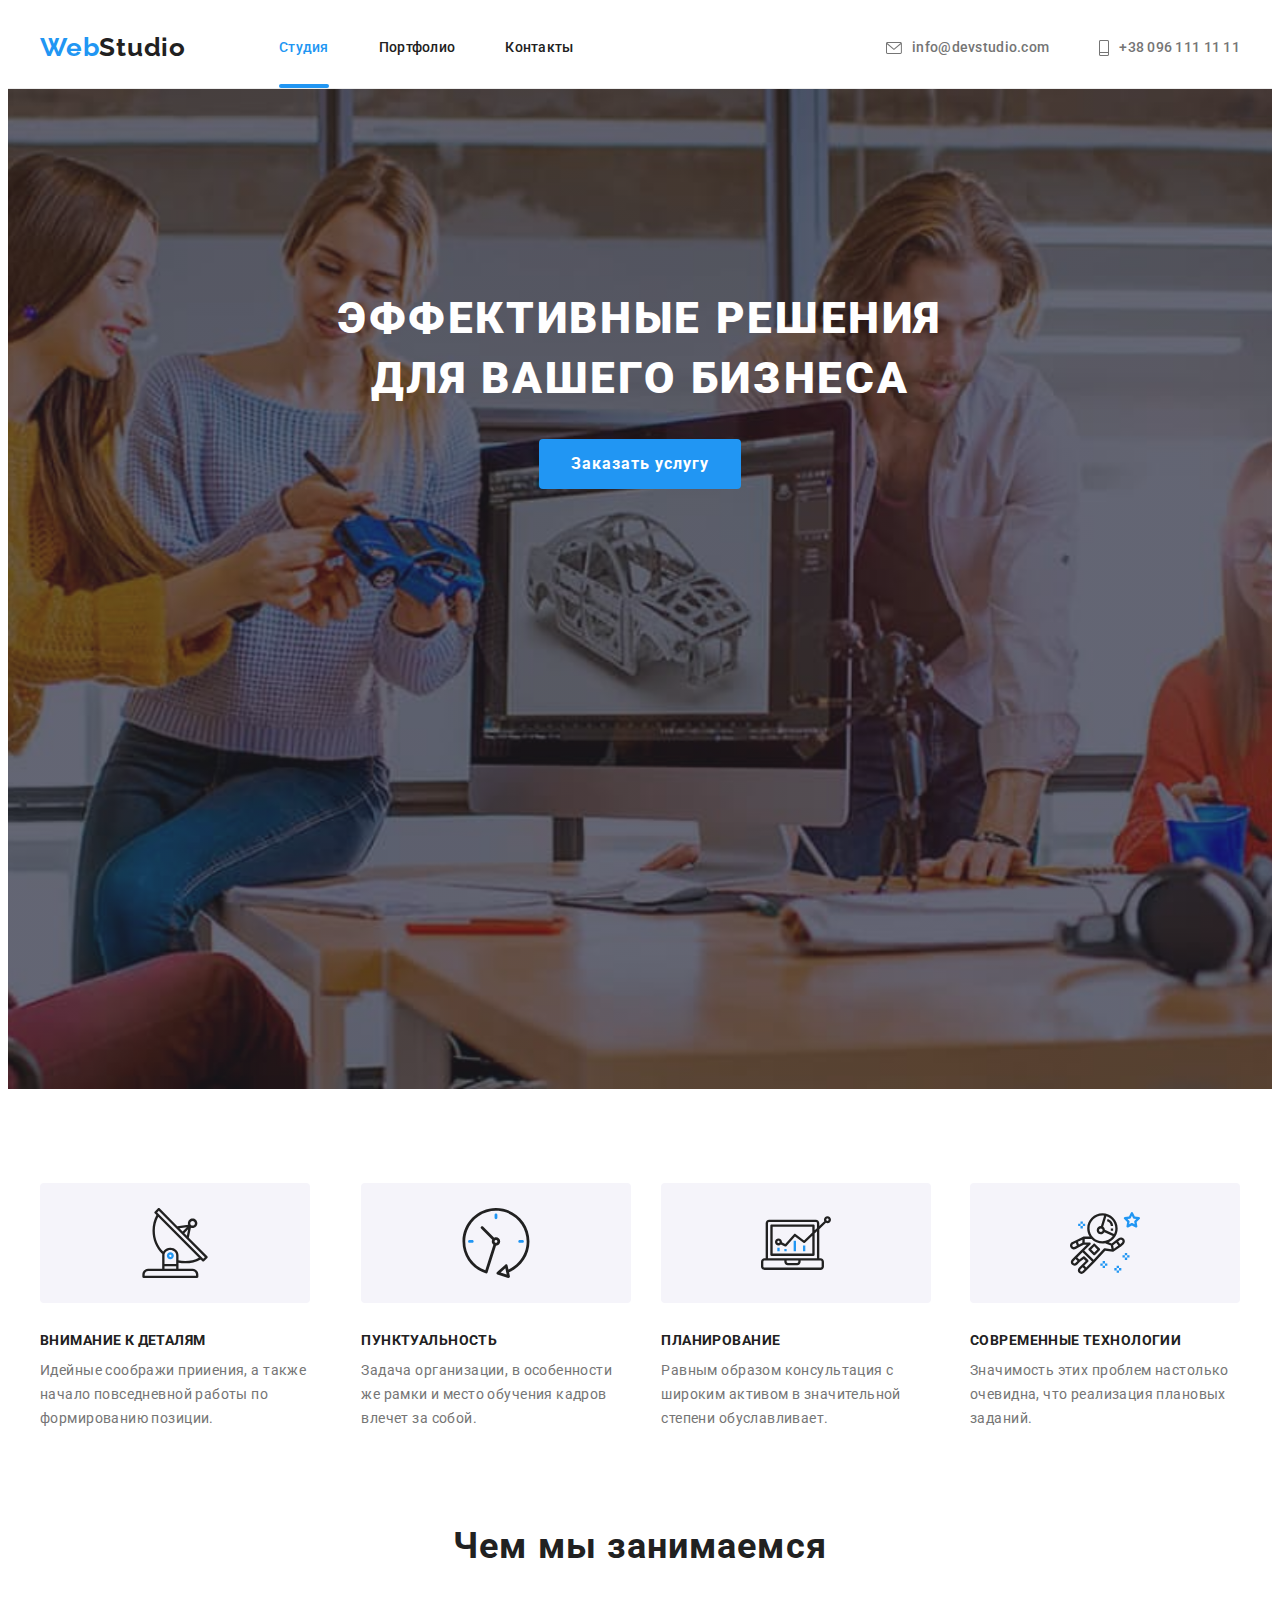
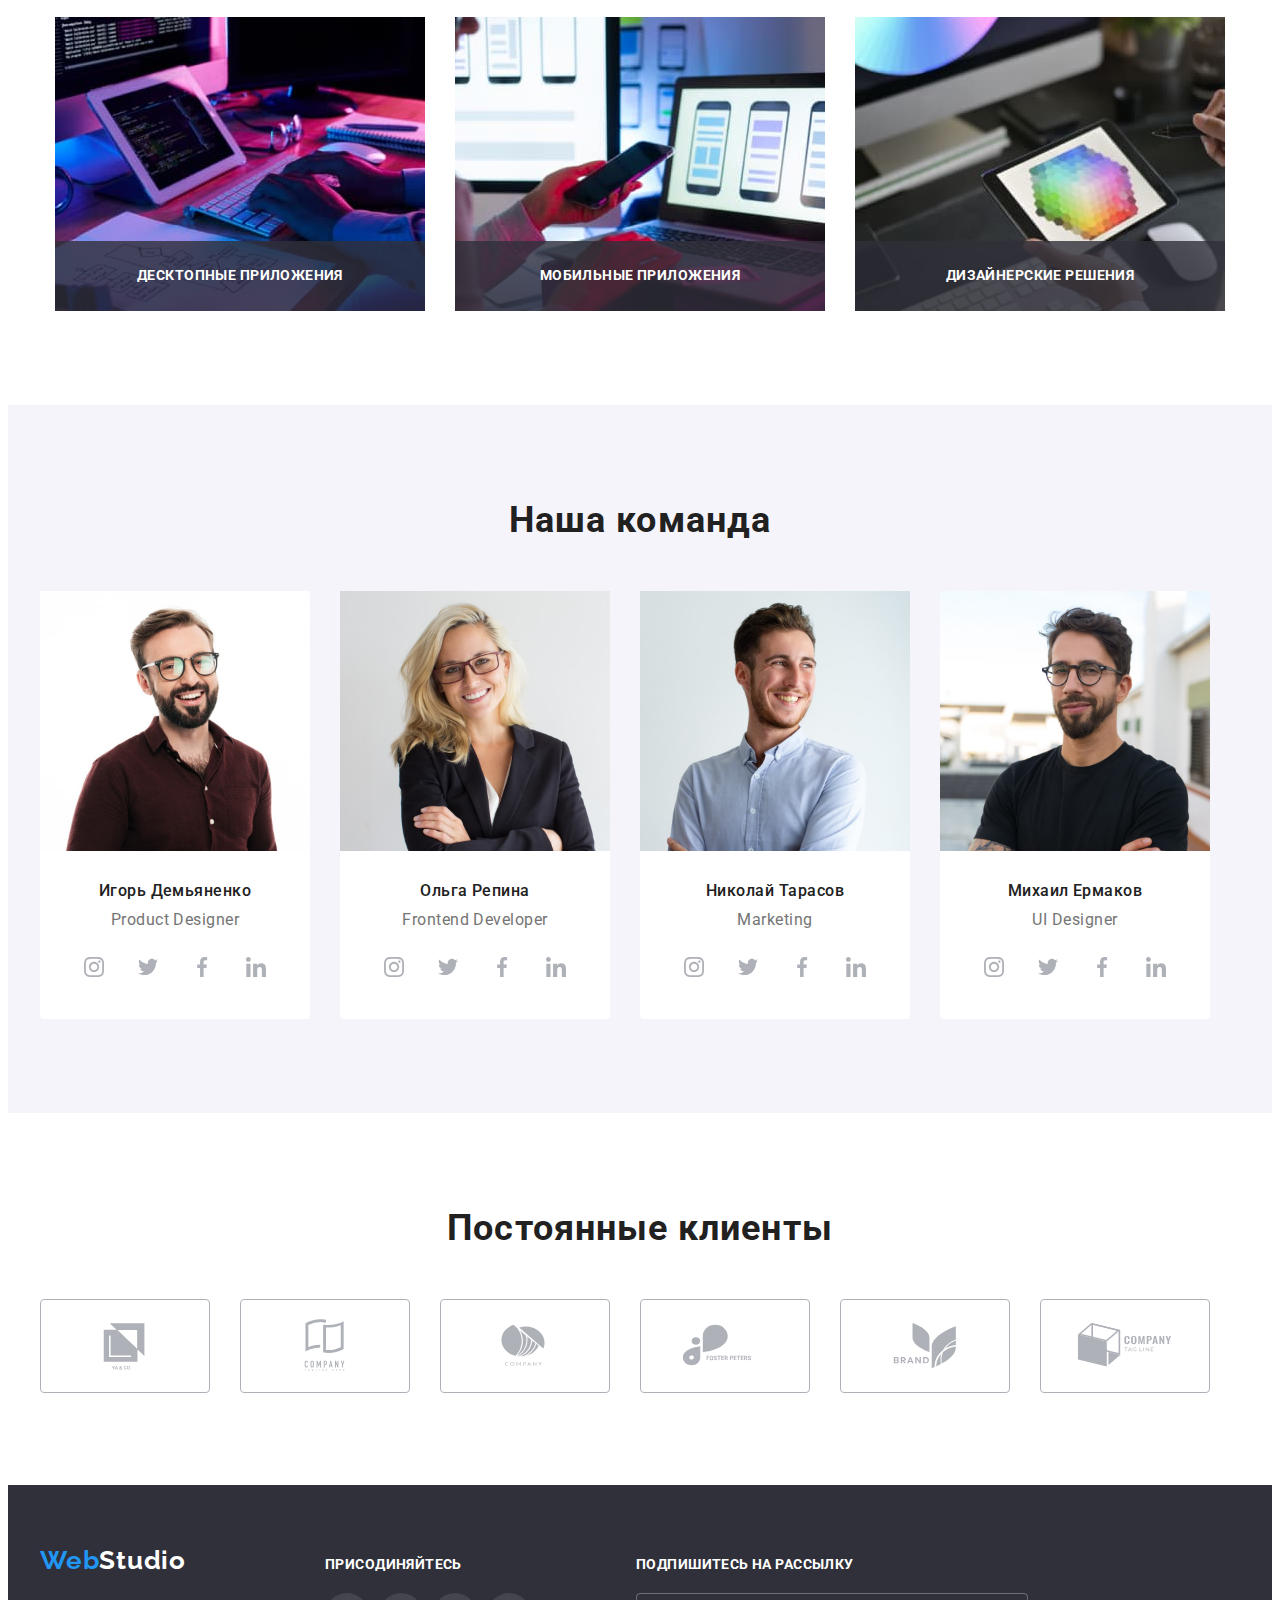
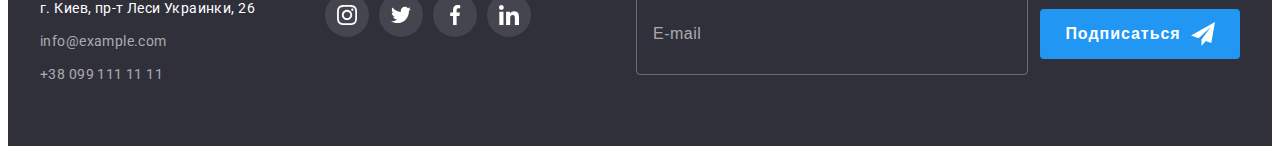
<file: index.html>
<!DOCTYPE html>
<html lang="ru">
<head>
    <meta charset="UTF-8">
    <meta http-equiv="X-UA-Compatible" content="IE=edge">
    <meta name="viewport" content="width=<h1>, initial-scale=1.0">
    <link rel="preconnect" href="https://fonts.googleapis.com">
    <link rel="preconnect" href="https://fonts.gstatic.com" crossorigin>
    <link href="https://fonts.googleapis.com/css2?family=Raleway:wght@700&family=Roboto:wght@400;500;700;900&display=swap"
        rel="stylesheet">
    <title> Вебстудия </title>
    <link rel="stylesheet" href="https://cdnjs.cloudflare.com/ajax/libs/modern-normalize/1.1.0/modern-normalize.min.css"
        integrity="sha512-wpPYUAdjBVSE4KJnH1VR1HeZfpl1ub8YT/NKx4PuQ5NmX2tKuGu6U/JRp5y+Y8XG2tV+wKQpNHVUX03MfMFn9Q=="
        crossorigin="anonymous" referrerpolicy="no-referrer" />
    <link rel="stylesheet" href="./css/style.css">
</head>
<body>
    <!---                                      HEADER                            -->
    <header class="header">
        <div class="container">
        <a class="header-logo-web">Web<span class="header-logo">Studio</span></a>
        <nav class="header-nav">
        <ul class="header-list list">
            <li class="header-item"><a href="./index.html" class="header-link link current">Студия</a></li>
            <li class="header-item"><a href="./portfolio.html" class="header-link link">Портфолио</a></li>
            <li class="header-item"><a href="" class="header-link link">Контакты</a></li>
        </ul>
        </nav>
        <ul class="header-info-list list">
        <li class="header-info-item"><a href="mailto" class="header-info-mail link">
            <svg class="header-icon" width="16px" height="12px">
                <use href="./img/icons-svg.svg#icon-mail-icon"></use>
            </svg>info@devstudio.com</a></li>
        <li class="header-info-item"><a href="tel+380961111111" class="header-info-tel link">
            <svg class="header-icon" width="10px" height="16px">
                <use href="./img/icons-svg.svg#icon-tel-icon"></use>
            </svg>+38 096 111 11 11</a></li>
        </ul>
        </div>
    </header>
    <main>
        <!--                                     HERO                             -->
    <section class="hero">
        <div class="container">
        <h1 class="hero-title">Эффективные решения для вашего бизнеса</h1>
        <button class="hero-btn" type="button" data-modal-open>Заказать услугу</button>
        </div>
    </section>
    <!--                                         ABOUT                            -->
    <section class="about">
        <div class="container">
        <h2 class="visually-hidden">Наши преимущества</h2>
        <ul class="about-list list">
            <li class="about-item">
                <div class="about-icon">
                <svg class="" width="70px" height="70px">
                    <use href="./img/icons-svg.svg#icon-antenna"></use>
                </svg>
            </div>
                <h3 class="about-top-text">Внимание к деталям</h3>
                <p class="about-text">Идейные соображи прииения, а также начало повседневной работы по формированию позиции.</p>
            </li>
            <li class="about-item">
                <div class="about-icon">
                <svg class="" width="70px" height="70px">
                    <use href="./img/icons-svg.svg#icon-clock"></use>
                </svg>
                </div>
                <h3 class="about-top-text">Пунктуальность</h3>
                <p class="about-text">Задача организации, в особенности же рамки и место обучения кадров влечет за собой.</p>
            </li>
            <li class="about-item">
                <div class="about-icon">
                <svg class="" width="70px" height="70px">
                    <use href="./img/icons-svg.svg#icon-diagram"></use>
                </svg>
                </div>
                <h3 class="about-top-text">Планирование</h3>
                <p class="about-text">Равным образом консультация с широким активом в значительной степени обуславливает.</p>
            </li>
            <li class="about-item">
                <div class="about-icon">
                <svg class="" width="70px" height="70px">
                    <use href="./img/icons-svg.svg#icon-astronaut"></use>
                </svg>
                </div>
                <h3 class="about-top-text">Современные технологии</h3>
                <p class="about-text">Значимость этих проблем настолько очевидна, что реализация плановых заданий.</p>
            </li>
        </ul>
        </div>
    </section>
    <!--                                          WORK                            -->
    <section class="work">
        <div class="container">
        <h2 class="work-title title">Чем мы занимаемся</h2>
        <ul class="work-list list">
            <li class="work-item"><img src="./img/work-img1.jpg" alt="Верстка" width="370" height="294">
            <p class="work-cover-text">Десктопные приложения</p>
        </li>
            <li class="work-item"><img src="./img/work-img2.jpg" alt="Дизаин проекта" width="370" height="294">
            <p class="work-cover-text">Мобильные приложения</p></li>
            <li class="work-item"><img src="./img/work-img3.jpg" alt="Внешнее оформление проекта" width="370" height="294">
            <p class="work-cover-text">Дизайнерские решения</p></li>
        </ul>
        </div>
    </section>
    <!--                                      TEAM                               -->
    <section class="team">
        <div class="container">
        <h2 class="team-title title">Наша команда</h2>
        <ul class="team-list list">
            <li class="team-item">
                <img src="./img/specialists-img-1.jpg" alt="Игорь Демьяненко" width="270" height="260">
                <div class="team-card">
                <h3 class="team-top-text">Игорь Демьяненко</h3>
                <p class="team-text" lang="en">Product Designer</p>
                <ul class="team-soc-list list">
                    <li class="team-soc-item"><a href="" class="team-soc-link link">
                        <svg class="team-soc-icon" width="20" height="20">
                        <use href="./img/icons-svg.svg#icon-instagram"></use>
                        </svg>
                    </a>
                </li>
                    <li class="team-soc-item"><a href="" class="team-soc-link link">
                        <svg class="team-soc-icon" width="20" height="20">
                        <use href="./img/icons-svg.svg#icon-twitter-1"></use>
                        </svg>
                    </a>
                </li>
                    <li class="team-soc-item"><a href="" class="team-soc-link link">
                        <svg class="team-soc-icon" width="20" height="20">
                        <use href="./img/icons-svg.svg#icon-facebook-1"></use>
                        </svg>
                    </a>
                </li>
                    <li class="team-soc-item"><a href="" class="team-soc-link link">
                        <svg class="team-soc-icon" width="20" height="20">
                        <use href="./img/icons-svg.svg#icon-linkedin-1"></use>
                        </svg>
                    </a>
                </li>
                </ul>                
            </div>
            </li>
            <li class="team-item">
                <img src="./img/specialists-img-2.jpg" alt="Ольга Репина" width="270" height="260">
                <div class="team-card">
                <h3 class="team-top-text">Ольга Репина</h3>
                <p class="team-text" lang="en">Frontend Developer</p>
                <ul class="team-soc-list list">
                    <li class="team-soc-item"><a href="" class="team-soc-link link">
                            <svg class="team-soc-icon" width="20" height="20">
                                <use href="./img/icons-svg.svg#icon-instagram"></use>
                            </svg>
                        </a>
                    </li>
                    <li class="team-soc-item"><a href="" class="team-soc-link link">
                            <svg class="team-soc-icon" width="20" height="20">
                                <use href="./img/icons-svg.svg#icon-twitter-1"></use>
                            </svg>
                        </a>
                    </li>
                    <li class="team-soc-item"><a href="" class="team-soc-link link">
                            <svg class="team-soc-icon" width="20" height="20">
                                <use href="./img/icons-svg.svg#icon-facebook-1"></use>
                            </svg>
                        </a>
                    </li>
                    <li class="team-soc-item"><a href="" class="team-soc-link link">
                            <svg class="team-soc-icon" width="20" height="20">
                                <use href="./img/icons-svg.svg#icon-linkedin-1"></use>
                            </svg>
                        </a>
                    </li>
                </ul>
                </div>
            </li>
            <li class="team-item">
                <img src="./img/specialists-img-3.jpg" alt="Николай Тарасов" width="270" height="260">
                <div class="team-card">
                <h3 class="team-top-text">Николай Тарасов</h3>
                <p class="team-text" lang="en">Marketing</p>
                <ul class="team-soc-list list">
                    <li class="team-soc-item"><a href="" class="team-soc-link link">
                            <svg class="team-soc-icon" width="20" height="20">
                                <use href="./img/icons-svg.svg#icon-instagram"></use>
                            </svg>
                        </a>
                    </li>
                    <li class="team-soc-item"><a href="" class="team-soc-link link">
                            <svg class="team-soc-icon" width="20" height="20">
                                <use href="./img/icons-svg.svg#icon-twitter-1"></use>
                            </svg>
                        </a>
                    </li>
                    <li class="team-soc-item"><a href="" class="team-soc-link link">
                            <svg class="team-soc-icon" width="20" height="20">
                                <use href="./img/icons-svg.svg#icon-facebook-1"></use>
                            </svg>
                        </a>
                    </li>
                    <li class="team-soc-item"><a href="" class="team-soc-link link">
                            <svg class="team-soc-icon" width="20" height="20">
                                <use href="./img/icons-svg.svg#icon-linkedin-1"></use>
                            </svg>
                        </a>
                    </li>
                </ul>
                </div>
            </li>
            <li class="team-item">
                <img src="./img/specialists-img-4.jpg" alt="Михаил Ермаков" width="270" height="260">
                <div class="team-card">
                <h3 class="team-top-text">Михаил Ермаков</h3>
                <p class="team-text" lang="en">UI Designer</p>
                <ul class="team-soc-list list">
                    <li class="team-soc-item"><a href="" class="team-soc-link link">
                            <svg class="team-soc-icon" width="20" height="20">
                                <use href="./img/icons-svg.svg#icon-instagram"></use>
                            </svg>
                        </a>
                    </li>
                    <li class="team-soc-item"><a href="" class="team-soc-link link">
                            <svg class="team-soc-icon" width="20" height="20">
                                <use href="./img/icons-svg.svg#icon-twitter-1"></use>
                            </svg>
                        </a>
                    </li>
                    <li class="team-soc-item"><a href="" class="team-soc-link link">
                            <svg class="team-soc-icon" width="20" height="20">
                                <use href="./img/icons-svg.svg#icon-facebook-1"></use>
                            </svg>
                        </a>
                    </li>
                    <li class="team-soc-item"><a href="" class="team-soc-link link">
                            <svg class="team-soc-icon" width="20" height="20">
                                <use href="./img/icons-svg.svg#icon-linkedin-1"></use>
                            </svg>
                        </a>
                    </li>
                </ul>
                </div>
            </li>
        </ul>
        </div>
    </section>
    <!--                                          CLIENTS                      -->
    <section class="clients">
        <div class="container">
            <h2 class="clients-title title">Постоянные клиенты</h2>
            <ul class="clients-list list">
                <li class="clients-item"><a href="" class="clients-link link"><svg class="clients-icon"  width="106" height="60">
                    <use href="./img/icons-svg.svg#icon-client1"></use>
                </svg></a></li>
                <li class="clients-item"><a href="" class="clients-link link"><svg class="clients-icon" width="106" height="60">
                    <use href="./img/icons-svg.svg#icon-client2"></use>
                </svg></a></li>
                <li class="clients-item"><a href="" class="clients-link link"><svg class="clients-icon" width="106" height="60">
                    <use href="./img/icons-svg.svg#icon-client3"></use>
                </svg></a></li>
                <li class="clients-item"><a href="" class="clients-link link"><svg class="clients-icon" width="106" height="60">
                    <use href="./img/icons-svg.svg#icon-client4"></use>
                </svg></a></li>
                <li class="clients-item"><a href="" class="clients-link link"><svg class="clients-icon" width="106" height="60">
                    <use href="./img/icons-svg.svg#icon-client5"></use>
                </svg></a></li>
                <li class="clients-item"><a href="" class="clients-link link"><svg class="clients-icon" width="106" height="60">
                    <use href="./img/icons-svg.svg#icon-client6"></use>
                </svg></a></li>
            </ul>

        </div>
    </section>
    </main>
    <!--                                           FOOTER                         -->
    <footer class="footer">
        <div class="container">
            <div class="footer-address">   
        <a class="footer-logo-web">Web<span class="footer-logo">Studio</span></a>
        <address class="address">
            <ul class="address-list list">
                <li class="address-item"><a class="address-map link" href="https://goo.gl/maps/acbmZgbSN6Yv3eD37" target="_blank" rel="noopener nofollow noreferrer">г. Киев, пр-т Леси Украинки, 26</a></li>
                <li class="address-item"><a class="address-mail link" href="mailto:info@example.com">info@example.com</a></li>
                <li class="address-item"><a class="address-tel link" href="tel:+380991111111">+38 099 111 11 11</a></li>
            </ul>
        </address>
            </div>
            <div class="footer-soc">
                <p class="footer-top-text">Присодиняйтесь</p>
            <ul class="footer-soc-list list">
                <li class="footer-soc-item"><a href="" class="footer-soc-link link">
                    <svg class="footer-soc-icon" width="20" height="20">
                        <use href="./img/icons-svg.svg#icon-instagram"></use>
                    </svg>
                </a>
            </li>
                <li class="footer-soc-item"><a href="" class="footer-soc-link link">
                    <svg class="footer-soc-icon" width="20" height="20">
                        <use href="./img/icons-svg.svg#icon-twitter-1"></use>
                </svg>
                </a>
            </li>
                <li class="footer-soc-item"><a href="" class="footer-soc-link link">
                    <svg class="footer-soc-icon" width="20" height="20">
                        <use href="./img/icons-svg.svg#icon-facebook-1"></use>
                    </svg>
                </a>
            </li>
                <li class="footer-soc-item"><a href="" class="footer-soc-link link">
                    <svg class="footer-soc-icon" width="20" height="20">
                        <use href="./img/icons-svg.svg#icon-linkedin-1"></use>
                    </svg>
                </a>
            </li>
            </ul>
            </div>
        <div class="subscribe-footer">
            <p class="footer-top-text">Подпишитесь на рассылку</p>
            <form class="footer-form">
                    <label for="user-mail-footer"></label>
                    <input type="email" name="user-mail-footer" class="footer-input" placeholder="E-mail" required id="user-mail-footer">
                    <button type="submit" class="footer-btn">Подписаться <svg class="send-icon" width="24" height="24"><use href="./img/icons-svg.svg#icon-icon-send"></use></svg></button>
            </form>
        </div>
        </div>
    </footer>
    <!--                                      MODAL                    -->
    <div class="backdrop is-hidden no-scroll" data-modal>
        <div class="modal">
            <button type="button" class="modal-close-btn" data-modal-close>
                <svg class="modal-icon" width="11" height="11">
                <use href="./img/icons-svg.svg#icon-close"></use>
                </svg>
            </button>
            <p class="modal-title">Оставьте свои данные, мы вам перезвоним</p>
            <form class="modal-form">
                <div class="modal-field">
                    <label class="modal-label" for="user-name">Имя</label>
                    <div class="input-wrap">
                        <input type="text" name="user-name" class="modal-input" required id="user-name">
                        <svg class="input-icon" width="18" height="18">
                            <use href="./img/icons-svg.svg#icon-person-min"></use>
                    </svg>
                </div>
                </div>
                <div class="modal-field">
                    <label class="modal-label" for="user-tel">Телефон</label>
                    <div class="input-wrap">
                        <input type="tel" name="user-tel" class="modal-input" required minlength="10" id="user-tel">
                        <svg class="input-icon" width="18" height="18">
                            <use href="./img/icons-svg.svg#icon-phone-min"></use>
                        </svg>
                    </div>
                </div>
                <div class="modal-field">
                    <label class="modal-label" for="user-mail">Почта</label>
                    <div class="input-wrap">
                        <input type="email" name="user-mail" class="modal-input" required id="user-mail">
                        <svg class="input-icon" width="18" height="18">
                            <use href="./img/icons-svg.svg#icon-email-min"></use>
                        </svg>
                    </div>
                </div>
                <div class="modal-coment">
                    <label class="modal-label" for="user-coment">Коментарий</label>
                    <textarea name="user-coment" id="user-coment" class="modal-text" placeholder="Введите текст"></textarea>
                </div>
                <div class="modal-check"> 
                    <input 
                    type="checkbox" 
                    name="privasy" 
                    id="privasy" 
                    class="input-check visually-hidden"
                    >
                    <label for="privasy" class="check-text "><span>
                        <svg class="check-icon" width="16" height="15">
                            <use href="./img/icons-svg.svg#icon-icon-check"></use>
                        </svg>
                    </span>Соглашаюсь с рассылкой и принимаю&nbsp; <a href="" class="modal-privasy">Условия договора</a></label>
                </div>
                <button type="submit" class="modal-btn">Отправить</button>
            </form>
        </div>
    </div>
    <script src="./js/modal.js"></script>
</body>
</html>
</file>
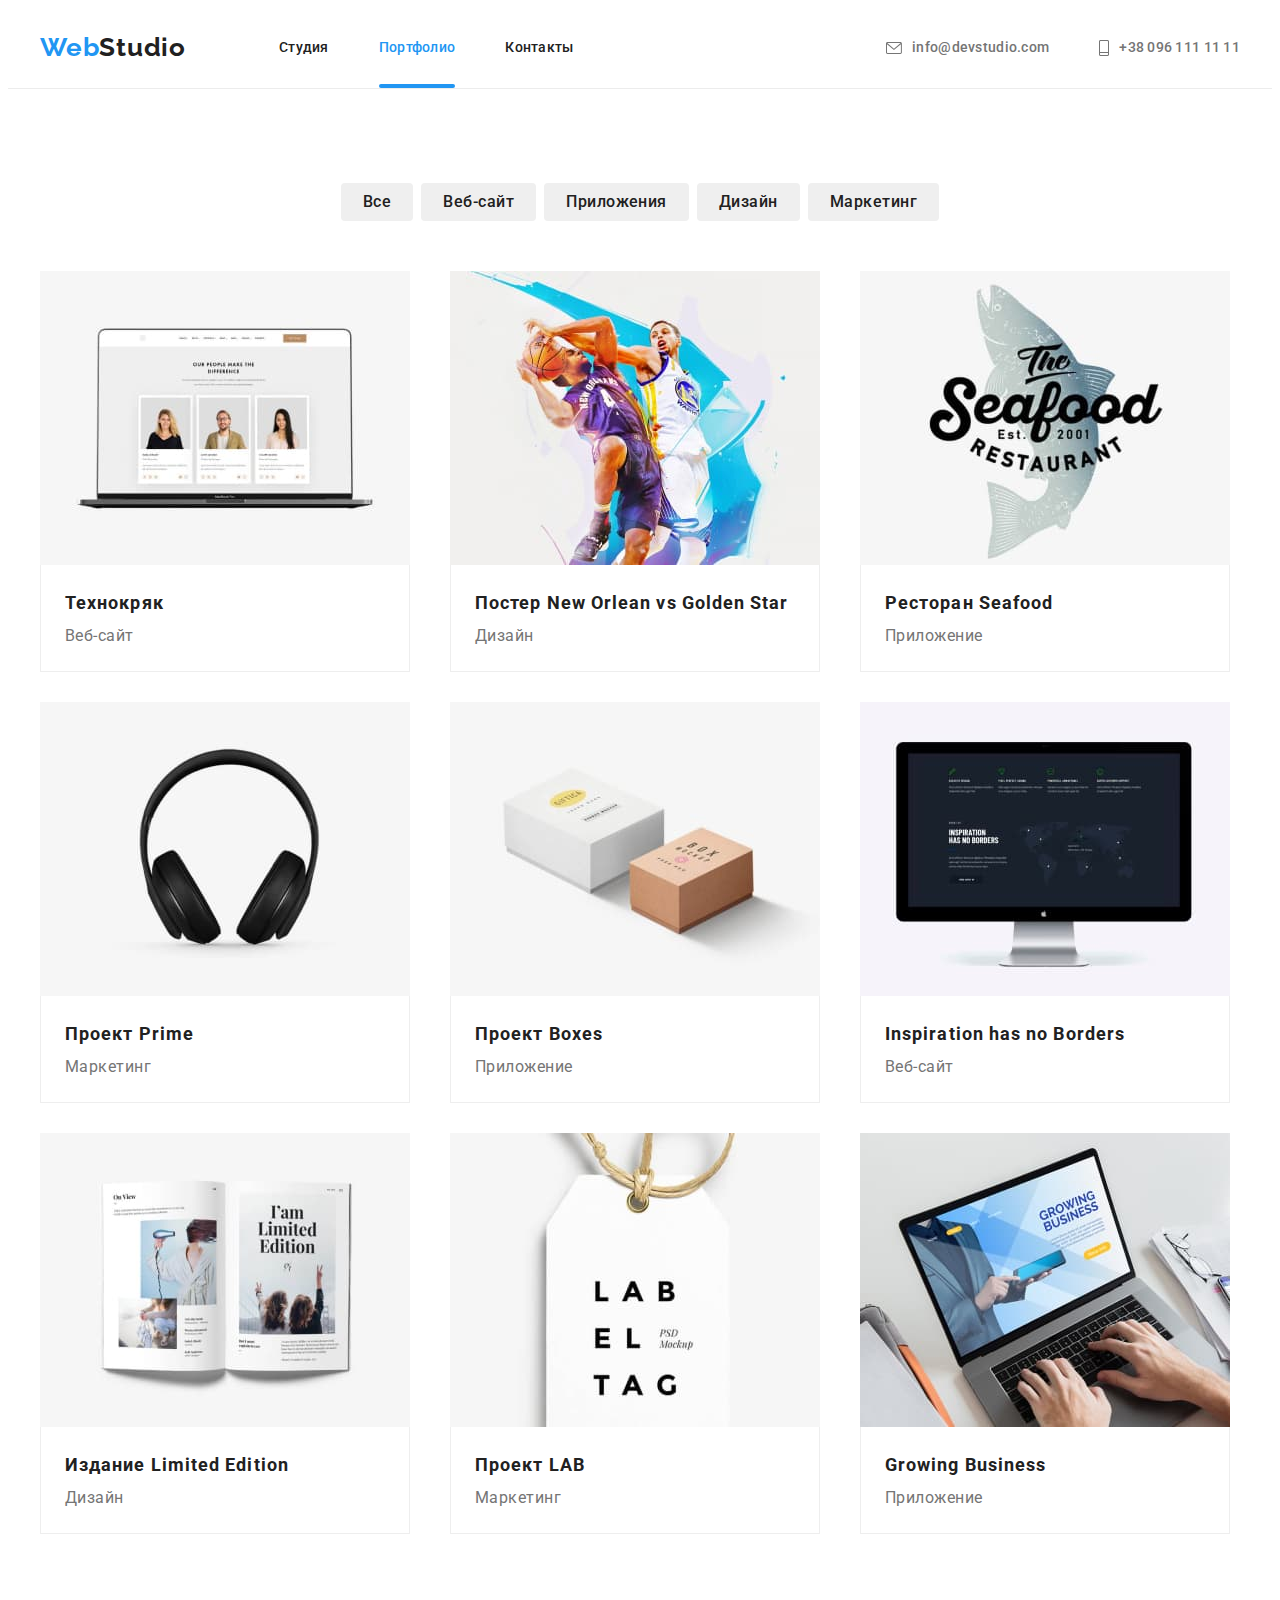
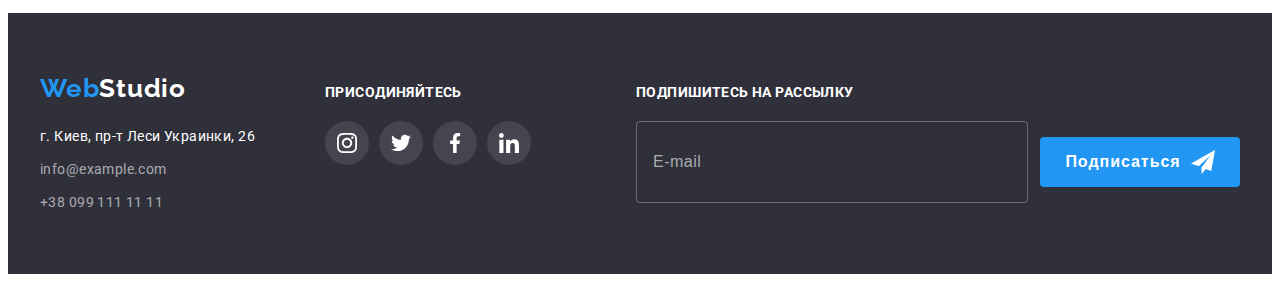
<file: portfolio.html>
<!DOCTYPE html>
<html lang="ru">
<head>
    <meta charset="UTF-8">
    <meta http-equiv="X-UA-Compatible" content="IE=edge">
    <meta name="viewport" content="width=device-width, initial-scale=1.0">
    <link rel="preconnect" href="https://fonts.googleapis.com">
    <link rel="preconnect" href="https://fonts.gstatic.com" crossorigin>
    <link
        href="https://fonts.googleapis.com/css2?family=Raleway:wght@700&family=Roboto:wght@400;500;700;900&display=swap"
        rel="stylesheet">
    <title>Портфолио</title>
    <link rel="stylesheet" href="https://cdnjs.cloudflare.com/ajax/libs/modern-normalize/1.1.0/modern-normalize.min.css"
        integrity="sha512-wpPYUAdjBVSE4KJnH1VR1HeZfpl1ub8YT/NKx4PuQ5NmX2tKuGu6U/JRp5y+Y8XG2tV+wKQpNHVUX03MfMFn9Q=="
        crossorigin="anonymous" referrerpolicy="no-referrer" />
    <link rel="stylesheet" href="./css/style.css">
</head>

<body>
    <!--                                              header                                        -->
    <header class="header">
        <div class="container">
            <a class="header-logo-web">Web<span class="header-logo">Studio</span></a>
            <nav class="header-nav">
                <ul class="header-list list">
                    <li class="header-item"><a href="./index.html" class="header-link link">Студия</a></li>
                    <li class="header-item"><a href="./portfolio.html" class="header-link link current">Портфолио</a></li>
                    <li class="header-item"><a href="" class="header-link link">Контакты</a></li>
                </ul>
            </nav>
            <ul class="header-info-list list">
                <li class="header-info-item"><a href="mailto" class="header-info-mail link">
                        <svg class="header-icon" width="16px" height="12px">
                            <use href="./img/icons-svg.svg#icon-mail-icon"></use>
                        </svg>info@devstudio.com</a></li>
                <li class="header-info-item"><a href="tel+380961111111" class="header-info-tel link">
                        <svg class="header-icon" width="10px" height="16px">
                            <use href="./img/icons-svg.svg#icon-tel-icon"></use>
                        </svg>+38 096 111 11 11</a></li>
            </ul>
        </div>
    </header>
    <main>
        <!--                             PORTFOLIO                                              -->
        <section class="portfolio">
            <div class="container">
                <h1 class="visually-hidden">Портфолио</h1>
                <ul class="filter-list list">
                    <li class="filter-item"><button class="filter-btn" type="button">Все</button></li>
                    <li class="filter-item"><button class="filter-btn" type="button">Веб-сайт</button></li>
                    <li class="filter-item"><button class="filter-btn" type="button">Приложения</button></li>
                    <li class="filter-item"><button class="filter-btn" type="button">Дизайн</button></li>
                    <li class="filter-item"><button class="filter-btn" type="button">Маркетинг</button></li>
                </ul>
                <ul class="content-list list">
                    <li class="content-item">
                        <a href="" class="content-link link">
                            <div class="content-wrap">
                                <img src="./img/portfolio-img1.jpg" alt="фотографии троих мпециалистов" width="370"
                                    height="294">
                                <p class="content-cover-text">Ресурс предлагает комплексные предложения с разным уровнем 
                                    функционала и сервисов. Все это 
                                    позволит посетителю получить 
                                    исчерпывающие сведения о компании или частном лице.</p>
                            </div>
                            <div class="content-card">
                                <h2 class="content-top-text">Технокряк</h2>
                                <p class="content-text">Веб-сайт</p>
                            </div>
                        </a>
                    </li>
                    <li class="content-item">
                        <a href="" class="content-link link">
                            <div class="content-wrap">
                                <img src="./img/portfolio-img2.jpg" alt="руки набирают текст на клавиатуре" width="370"
                                    height="294">
                                <p class="content-cover-text">Ресурс предлагает комплексные предложения с разным уровнем
                                    функционала и сервисов. Все это
                                    позволит посетителю получить
                                    исчерпывающие сведения о компании или частном лице.</p>
                            </div>
                            <div class="content-card">
                                <h2 class="content-top-text">Постер New Orlean vs Golden Star</h2>
                                <p class="content-text">Дизайн</p>
                            </div>
                        </a>
                    </li>
                    <li class="content-item">
                        <a href="" class="content-link link">
                            <div class="content-wrap">
                                <img src="./img/portfolio-img3.jpg" alt="руки набирают текст на клавиатуре" width="370"
                                    height="294">
                                <p class="content-cover-text">Ресурс предлагает комплексные предложения с разным уровнем
                                    функционала и сервисов. Все это
                                    позволит посетителю получить
                                    исчерпывающие сведения о компании или частном лице.</p>
                            </div>
                            <div class="content-card">
                                <h2 class="content-top-text">Ресторан Seafood</h2>
                                <p class="content-text">Приложение</p>
                            </div>
                        </a>
                    </li>
                    <li class="content-item">
                        <a href="" class="content-link link">
                            <div class="content-wrap">
                                <img src="./img/portfolio-img4.jpg" alt="руки набирают текст на клавиатуре" width="370"
                                    height="294">
                                <p class="content-cover-text">Ресурс предлагает комплексные предложения с разным уровнем
                                    функционала и сервисов. Все это
                                    позволит посетителю получить
                                    исчерпывающие сведения о компании или частном лице.</p>
                            </div>
                            <div class="content-card">
                                <h2 class="content-top-text">Проект Prime</h2>
                                <p class="content-text">Маркетинг</p>
                            </div>
                        </a>
                    </li>
                    <li class="content-item">
                        <a href="" class="content-link link">
                            <div class="content-wrap">
                                <img src="./img/portfolio-img5.jpg" alt="руки набирают текст на клавиатуре" width="370"
                                    height="294">
                                <p class="content-cover-text">Ресурс предлагает комплексные предложения с разным уровнем
                                    функционала и сервисов. Все это
                                    позволит посетителю получить
                                    исчерпывающие сведения о компании или частном лице.</p>
                            </div>
                            <div class="content-card">
                                <h2 class="content-top-text">Проект Boxes</h2>
                                <p class="content-text">Приложение</p>
                            </div>
                        </a>
                    </li>
                    <li class="content-item">
                        <a href="" class="content-link link">
                            <div class="content-wrap">
                                <img src="./img/portfolio-img6.jpg" alt="руки набирают текст на клавиатуре" width="370"
                                    height="294">
                                <p class="content-cover-text">Ресурс предлагает комплексные предложения с разным уровнем
                                    функционала и сервисов. Все это
                                    позволит посетителю получить
                                    исчерпывающие сведения о компании или частном лице.</p>
                            </div>
                            <div class="content-card">
                                <h2 class="content-top-text" lang="en">Inspiration has no Borders</h2>
                                <p class="content-text">Веб-сайт</p>
                            </div>
                        </a>
                    </li>
                    <li class="content-item">
                        <a href="" class="content-link link">
                            <div class="content-wrap">
                                <img src="./img/portfolio-img7.jpg" alt="руки набирают текст на клавиатуре" width="370"
                                    height="294">
                                <p class="content-cover-text">Ресурс предлагает комплексные предложения с разным уровнем
                                    функционала и сервисов. Все это
                                    позволит посетителю получить
                                    исчерпывающие сведения о компании или частном лице.</p>
                            </div>
                            <div class="content-card">
                                <h2 class="content-top-text">Издание Limited Edition</h2>
                                <p class="content-text">Дизайн</p>
                            </div>
                        </a>
                    </li>
                    <li class="content-item">
                        <a href="" class="content-link link">
                            <div class="content-wrap">
                                <img src="./img/portfolio-img8.jpg" alt="руки набирают текст на клавиатуре" width="370"
                                    height="294">
                                <p class="content-cover-text">Ресурс предлагает комплексные предложения с разным уровнем
                                    функционала и сервисов. Все это
                                    позволит посетителю получить
                                    исчерпывающие сведения о компании или частном лице.</p>
                            </div>
                            <div class="content-card">
                                <h2 class="content-top-text">Проект LAB</h2>
                                <p class="content-text">Маркетинг</p>
                            </div>
                        </a>
                    </li>
                    <li class="content-item">
                        <a href="" class="content-link link">
                            <div class="content-wrap">
                                <img src="./img/portfolio-img9.jpg" alt="руки набирают текст на клавиатуре" width="370"
                                    height="294">
                                <p class="content-cover-text">Ресурс предлагает комплексные предложения с разным уровнем
                                    функционала и сервисов. Все это
                                    позволит посетителю получить
                                    исчерпывающие сведения о компании или частном лице.</p>
                            </div>
                            <div class="content-card">
                                <h2 class="content-top-text" lang="en">Growing Business</h2>
                                <p class="content-text">Приложение</p>
                            </div>
                        </a>
                    </li>
                </ul>
            </div>
        </section>
    </main>
    <!--                                        FOOTER                             -->
    <footer class="footer">
        <div class="container">
            <div class="footer-address">
                <a class="footer-logo-web">Web<span class="footer-logo">Studio</span></a>
                <address class="address">
                    <ul class="address-list list">
                        <li class="address-item"><a class="address-map link"
                                href="https://goo.gl/maps/acbmZgbSN6Yv3eD37" target="_blank"
                                rel="noopener nofollow noreferrer">г. Киев, пр-т Леси Украинки, 26</a></li>
                        <li class="address-item"><a class="address-mail link"
                                href="mailto:info@example.com">info@example.com</a></li>
                        <li class="address-item"><a class="address-tel link" href="tel:+380991111111">+38 099 111 11
                                11</a>
                        </li>
                    </ul>
                </address>
            </div>
            <div class="footer-soc">
                <p class="footer-top-text">Присодиняйтесь</p>
                <ul class="footer-soc-list list">
                    <li class="footer-soc-item"><a href="" class="footer-soc-link link">
                            <svg class="footer-soc-icon" width="20" height="20">
                                <use href="./img/icons-svg.svg#icon-instagram"></use>
                            </svg>
                        </a>
                    </li>
                    <li class="footer-soc-item"><a href="" class="footer-soc-link link">
                            <svg class="footer-soc-icon" width="20" height="20">
                                <use href="./img/icons-svg.svg#icon-twitter-1"></use>
                            </svg>
                        </a>
                    </li>
                    <li class="footer-soc-item"><a href="" class="footer-soc-link link">
                            <svg class="footer-soc-icon" width="20" height="20">
                                <use href="./img/icons-svg.svg#icon-facebook-1"></use>
                            </svg>
                        </a>
                    </li>
                    <li class="footer-soc-item"><a href="" class="footer-soc-link link">
                            <svg class="footer-soc-icon" width="20" height="20">
                                <use href="./img/icons-svg.svg#icon-linkedin-1"></use>
                            </svg>
                        </a>
                    </li>
                </ul>
            </div>
            <div class="subscribe-footer">
                <p class="footer-top-text">Подпишитесь на рассылку</p>
                <form class="footer-form">
                        <label for="user-mail-footer"></label>
                        <input type="email" name="user-mail-footer" class="footer-input" placeholder="E-mail" required
                            id="user-mail-footer">
                        <button type="submit" class="footer-btn">Подписаться <svg class="send-icon" width="24" height="24">
                                <use href="./img/icons-svg.svg#icon-icon-send"></use>
                            </svg></button>
                </form>
            </div>
        </div>
    </footer>
</body>

</html>
</file>
<file: css/style.css>
:root {
    --accent-color: #2196F3;
    --title-color: #212121;
    --text-color: #757575;
    --main-white-color: #FFFFFF;
}

p,
h1,
h2,
h3,
h4,
h5,
h6 {
    margin: 0;
}

ul {
    margin: 0;
    padding-left: 0;
}

body {
    background-color: var(--main-white-color);
    color: var(--text-color);
    font-family: "Roboto", sans-serif;
}

img {
    display: block;
    max-width: 100%;
    height: auto;
}

.list {
    list-style: none;
}

.link {
    text-decoration: none;
}

.visually-hidden {
    position: absolute;
    white-space: nowrap;
    width: 1px;
    height: 1px;
    overflow: hidden;
    border: 0;
    padding: 0;
    clip: rect(0 0 0 0);
    clip-path: inset(50%);
    margin: -1px;
}

.container {
    width: 1200px;
    padding-left: 15px;
    padding-right: 15px;
    margin: 0 auto;
}

.title {
    font-weight: 700;
    font-size: 36px;
    line-height: 1.17;
    text-align: center;
    letter-spacing: 0.03em;
    color: var(--title-color);
}

/*---------------HEADER------------- */
.header .container {
    display: flex;
    align-items: center;
}

.header {
    border-bottom: 1px solid #ECECEC;
}

.header-logo-web {
    margin-right: 93px;
    padding-top: 24px;
    padding-bottom: 25px;
    color: var(--accent-color);
    font-family: 'Raleway';
    font-weight: 700;
    font-size: 26px;
    line-height: 1.19;
    letter-spacing: 0.03em;
}
.header-logo {
    color: var(--title-color);
}
.header-list {
    display: flex;
}
.header-item:not(:last-child) {
    margin-right: 50px;
}
.header-link {
    display: block;
    padding-top: 32px;
    padding-bottom: 32px;
    font-weight: 500;
    font-size: 14px;
    line-height: 1.14;
    letter-spacing: 0.02em;
    color: var(--title-color);
    transition: color 250ms cubic-bezier(0.4, 0, 0.2, 1);
    position: relative;
}
.header-link::after {
    content: '';
    display: block;
    width: 100%;
    height: 4px;
    border-radius: 2px;
    background-color: var(--accent-color);
    position: absolute;
    bottom: 0;
    opacity: 0;
    transition: opacity 250ms cubic-bezier(0.4, 0, 0.2, 1);
}


.header-link:hover,
.header-link:focus {
    color: var(--accent-color);
}
.header-list .current {
    color: var(--accent-color);
}
.header-list .current::after {
    opacity: 1;
}
.header-info-list {
    display: flex;
    margin-left: auto;
}
.header-info-item {
    color: var(--text-color);
}
.header-info-item:not(:last-child) {
    margin-right: 50px;
}

.header-info-mail,
.header-info-tel {
    display: flex;
    align-items: center;
    padding-top: 32px;
    padding-bottom: 32px;
    font-weight: 500;
    font-size: 14px;
    line-height: 1.14;
    letter-spacing: 0.02em;
    color: var(--text-color);
    transition: color 250ms cubic-bezier(0.4, 0, 0.2, 1);
}

.header-icon {
    fill: currentColor;
    margin-right: 10px;
}

.header-info-mail:hover,
.header-info-mail:focus {
    color: var(--accent-color);
}

.header-info-tel:hover,
.header-info-tel:focus {
    color: var(--accent-color);
}

/* ----------HERO------------*/
.hero {
    background-color: #C4C4C4;
    text-align: center;
    padding: 200px 0;
    margin: 0 auto;
    max-width: 1600px;
    height: 600px;
    background-image: linear-gradient(rgba(47, 48, 58, 0.4), rgba(47, 48, 58, 0.4)), url(../img/hero-br-img.jpg);
    background-repeat: no-repeat;
    background-position: center;
    background-size: cover;
}

.hero-title {
    font-weight: 900;
    font-size: 44px;
    line-height: 1.36;
    text-align: center;
    letter-spacing: 0.06em;
    text-transform: uppercase;
    color: var(--main-white-color);
    margin-bottom: 30px;
    width: 696px;
    margin-left: auto;
    margin-right: auto;
}
.hero-btn {
    font-family: inherit;
    font-weight: 700;
    font-size: 16px;
    line-height: 1.88;
    display: flex;
    align-items: center;
    letter-spacing: 0.06em;
    color: var(--main-white-color);
    background: var(--accent-color);
    cursor: pointer;
    display: inline-block;
    padding: 10px 32px;
    border-radius: 4px;
    border: none;
    min-width: 200px;
    transition: box-shadow 250ms cubic-bezier(0.4, 0, 0.2, 1);
}

.hero-btn:hover,
.hero-btn:focus {
    box-shadow: 0px 4px 4px rgba(0, 0, 0, 0.15);
}

/* -----------ABOUT-----------*/
.about {
    padding: 94px 0;
}

.about-list {
    display: flex;
}

.about-item:not(:last-child) {
    margin-right: 30px;
}

.about-icon {
    width: 270px;
    height: 120px;
    background: #F5F4FA;
    border-radius: 4px;
    display: flex;
    align-items: center;
    justify-content: center;
    margin-bottom: 30px;
}

.about-top-text {
    font-weight: 700;
    font-size: 14px;
    line-height: 1.14;
    letter-spacing: 0.03em;
    text-transform: uppercase;
    color: var(--title-color);
    margin-bottom: 10px;
}

.about-text {
    font-weight: 400;
    font-size: 14px;
    line-height: 1.71;
    letter-spacing: 0.03em;
    color: var(--text-color);
}

/* -----------WORK----------*/
.work {
    padding-bottom: 94px;
}

.work-list {
    justify-content: center;
    display: flex;
}

.work-item+.work-item {
    margin-left: 30px;
}

.work-item {
    position: relative;
}

.work-cover-text {
    width: 370px;
    height: 70px;
    display: flex;
    align-items: center;
    justify-content: center;
    position: absolute;
    bottom: 0;
    font-style: normal;
    font-weight: 700;
    font-size: 14px;
    line-height: 1.14;
    letter-spacing: 0.03em;
    text-transform: uppercase;
    background-color: rgba(47, 48, 58, 0.8);
    color: #FFFFFF;
}

.work-title {
    margin-bottom: 50px;
}

/* -----------TEAM-----------*/
.team {
    background-color: #F5F4FA;
    padding: 94px 0;
}

.team-title {
    margin-bottom: 50px;
}

.team-list {
    display: flex;
}

.team-item {
    background-color: var(--main-white-color);
    border-radius: 0px 0px 4px 4px;
    transition: box-shadow 250ms cubic-bezier(0.4, 0, 0.2, 1);
}

.team-item:hover,
.team-item:focus {
    box-shadow: 0px 1px 3px rgba(0, 0, 0, 0.12), 0px 1px 1px rgba(0, 0, 0, 0.14), 0px 2px 1px rgba(0, 0, 0, 0.2);
}

.team-item+.team-item {
    margin-left: 30px;
}
.team-card {
    padding-top: 30px;
    padding-bottom: 30px;
}
.team-top-text {
    font-weight: 500;
    font-size: 16px;
    line-height: 1.19;
    text-align: center;
    letter-spacing: 0.03em;
    color: var(--title-color);
    margin-bottom: 10px;
}
.team-text {
    font-weight: 400;
    font-size: 16px;
    line-height: 1.19;
    text-align: center;
    letter-spacing: 0.03em;
    color: var(--text-color);
    margin-bottom: 16px;
}
.team-soc-list {
    display: flex;
    justify-content: center;
}
.team-soc-item {
    width: 44px;
    height: 44px;
    margin-left: 10px;
}
.team-soc-item:first-child {
    margin-left: 0;
}
.team-soc-link {
    display: flex;
    align-items: center;
    justify-content: center;
    height: 100%;
    border-radius: 50%;
    background-color: transparent;
    color: #AFB1B8;
    transition: background-color 250ms cubic-bezier(0.4, 0, 0.2, 1), color 250ms cubic-bezier(0.4, 0, 0.2, 1);
}
.team-soc-icon {
    fill: currentColor;
}
.team-soc-link:hover,
.team-soc-link:focus {
    background-color: var(--accent-color);
    color: var(--main-white-color);
}

/* -----------CLIENTS---------- */
.clients {
    padding: 94px 0;
}
.clients-title {
    font-weight: 700;
    font-size: 36px;
    line-height: 1.17;
    text-align: center;
    letter-spacing: 0.03em;
    color: var(--title-color);
    margin-bottom: 50px;
}
.clients-list {
    display: flex;
    margin: -15px;
}
.clients-item {
    display: flex;
    width: 170px;
    height: 92px;
    margin: 15px;
}
.clients-link {
    display: flex;
    align-items: center;
    justify-content: center;
    width: 100%;
    height: 100%;
    outline: transparent;
    border: 1px solid #AFB1B8;
    border-radius: 4px;
    color: #AFB1B8;
    transition: border 250ms cubic-bezier(0.4, 0, 0.2, 1), color 250ms cubic-bezier(0.4, 0, 0.2, 1);
}
.clients-link:hover,
.clients-link:focus {
    border: 1px solid var(--accent-color);
    color: var(--accent-color);
}
.clients-icon {
    fill: currentColor;
}

/* -----------FOOTER-----------*/
.footer {
    background-color: #2F303A;
    padding-top: 60px;
    padding-bottom: 60px;
}
.footer .container {
    display: flex;
    align-items: baseline;
}
.footer-logo-web {
    color: var(--accent-color);
    font-family: 'Raleway';
    font-weight: 700;
    font-size: 26px;
    line-height: 1.19;
    letter-spacing: 0.03em;
}
.footer .logo {
    display: block;
    margin-bottom: 20px;
    padding-top: 24px;
    padding-bottom: 25px;
}
.footer-logo {
    color: var(--main-white-color);
}
.address {
    font-style: normal;
    margin-top: 20px;
}
.address-item:not(:last-child) {
    margin-bottom: 9px;
}
.address-map {
    font-family: 'Roboto';
    font-weight: 400;
    font-size: 14px;
    line-height: 24px;
    letter-spacing: 0.03em;
    color: var(--main-white-color);
    transition: color 250ms cubic-bezier(0.4, 0, 0.2, 1);
}
.address-mail,
.address-tel {
    font-family: 'Roboto';
    font-style: normal;
    font-weight: 400;
    font-size: 14px;
    line-height: 24px;
    letter-spacing: 0.03em;
    color: rgba(255, 255, 255, 0.6);
    transition: color 250ms cubic-bezier(0.4, 0, 0.2, 1);
}

.address-map:hover,
.address-map:focus {
    color: var(--accent-color);
}

.address-mail:hover,
.address-mail:focus {
    color: var(--accent-color);
}

.address-tel:hover,
.address-tel:focus {
    color: var(--accent-color);
}

.footer-top-text {
    font-weight: 700;
    font-size: 14px;
    line-height: 1.14;
    letter-spacing: 0.03em;
    text-transform: uppercase;
    color: var(--main-white-color);
}

.footer-soc {
    width: 206px;
    height: 80px;
    margin-left: 70px;
}

.footer-soc-list {
    display: flex;
    margin-top: 20px;
}

.footer-soc-item {
    width: 44px;
    height: 44px;
    margin-left: 10px;
}

.footer-soc-item:first-child {
    margin-left: 0;
}

.footer-soc-link {
    display: flex;
    align-items: center;
    justify-content: center;
    height: 100%;
    border-radius: 50%;
    background: rgba(255, 255, 255, 0.1);
    color: var(--main-white-color);
    transition: background-color 250ms cubic-bezier(0.4, 0, 0.2, 1);
}
.footer-soc-icon {
    fill: currentColor;
}
.footer-soc-link:hover,
.footer-soc-link:focus {
    background-color: var(--accent-color);
}
.subscribe-footer {
    margin-left: auto;
}
.footer-form {
    margin-top: 20px;
    display: flex;
    align-items: center;
    text-align: center;
}
.footer-input {
    width: 358px;
    height: 50px;
    border: 1px solid rgba(255, 255, 255, 0.3);
    border-radius: 4px;
    padding: 15px 16px;
    color: var(--main-white-color);
    background-color: transparent;
    outline: transparent;
}
.footer-input::placeholder {
    font-weight: 400;
    font-size: 16px;
    line-height: 1.25;
    letter-spacing: 0.03em;
    color: rgba(255, 255, 255, 0.6);
    outline: transparent;
    background-color: transparent;
}
.footer-input:focus {
    border-color: var(--accent-color);
}
.footer-btn {
    display: flex;
    align-items: center;
    justify-content: center;
    width: 200px;
    height: 50px;
    background-color: #2196F3;
    border-radius: 4px;
    margin-left: 12px;
    font-weight: 700;
    font-size: 16px;
    line-height: 1.88;
    letter-spacing: 0.06em;
    color: var(--main-white-color);
    cursor: pointer;
    border: none;
    transition: background-color 250ms cubic-bezier(0.4, 0, 0.2, 1), color 250ms cubic-bezier(0.4, 0, 0.2, 1), box-shadow 250ms cubic-bezier(0.4, 0, 0.2, 1);
}
.footer-btn:hover
.footer-btn:focus {
    box-shadow: 0px 4px 4px rgba(0, 0, 0, 0.15);
}
.send-icon {
    margin-left: 10px;
    fill: var(--main-white-color);
}

/* ------------PORTFOLIO-------*/
.portfolio {
    padding: 94px 0;
}
.portfolio .container {
    align-items: center;
}
.filter-list {
    display: flex;
    margin-bottom: 50px;
    justify-content: center;
}
.filter-list .filter-item+.filter-item {
    margin-left: 8px;
}
.filter-btn {
    font-style: normal;
    border: none;
    border-radius: 4px;
    text-align: center;
    cursor: pointer;
    padding: 6px 22px;
    font-family: inherit;
    font-weight: 500;
    font-size: 16px;
    line-height: 1.63;
    letter-spacing: 0.03em;
    color: #212121;
    transition: background-color 250ms cubic-bezier(0.4, 0, 0.2, 1), color 250ms cubic-bezier(0.4, 0, 0.2, 1), box-shadow 250ms cubic-bezier(0.4, 0, 0.2, 1);
}
.filter-btn:hover,
.filter-btn:focus {
    background-color: var(--accent-color);
    color: var(--main-white-color);
    box-shadow: 0px 3px 1px rgba(0, 0, 0, 0.1), 0px 1px 2px rgba(0, 0, 0, 0.08), 0px 2px 2px rgba(0, 0, 0, 0.12);
}
.content-list {
    display: flex;
    flex-wrap: wrap;
    margin: -15px;
}
.content-item {
    width: calc(100% / 3 - 30px);
    margin: 15px;
}
.content-link:hover .content-cover-text,
.content-link:focus .content-cover-text {
    transform: translate(0);
}
.content-wrap {
    position: relative;
    overflow: hidden;
}
.content-cover-text {
    position: absolute;
    top: 0;
    font-weight: 400;
    font-size: 18px;
    line-height: 1.56;
    letter-spacing: 0.03em;
    background-color: rgba(33, 150, 243, 0.9);
    color: #FFFFFF;
    padding: 63px 24px;
    align-items: center;
    justify-content: center;
    height: 100%;
    transform: translateY(100%);
    transition: transform 250ms cubic-bezier(0.4, 0, 0.2, 1);
}
.content-item:nth-last-child(-n+3) {
    margin-bottom: 0;
}
.content-link {
    display: inline-block;
    transition: box-shadow 250ms cubic-bezier(0.4, 0, 0.2, 1);
}
.content-link:hover,
.content-link:focus {
    box-shadow: 0px 1px 1px rgba(0, 0, 0, 0.12), 0px 4px 4px rgba(0, 0, 0, 0.06), 1px 4px 6px rgba(0, 0, 0, 0.16);
}
.content-card {
    border: 1px solid #EEEEEE;
    border-top: 0;
    padding-top: 20px;
    padding-bottom: 20px;
    padding-left: 24px;
    padding-right: 24px;
}
.content-top-text {
    font-weight: 700;
    font-size: 18px;
    line-height: 2;
    letter-spacing: 0.06em;
    color: var(--title-color);
}
.content-text {
    font-weight: 400;
    font-size: 16px;
    line-height: 1.88;
    letter-spacing: 0.03em;
    color: var(--text-color);
}

/* ---------------MODAL------------*/
.backdrop {
    position: fixed;
    top: 0;
    left: 0;
    width: 100%;
    height: 100%;
    background: rgba(0, 0, 0, 0.2);
    transition: opacity 250ms cubic-bezier(0.4, 0, 0.2, 1), visibility 250ms cubic-bezier(0.4, 0, 0.2, 1);
}
.backdrop.is-hidden .modal {
    transform: translate(-50%, -50%) scale(0);
}
.modal {
    position: absolute;
    top: 50%;
    left: 50%;
    transform: translate(-50%, -50%) scale(1);
    width: 528px;
    min-height: 581px;
    padding: 40px;
    background-color: #FFFFFF;
    border-radius: 4px;
    transition: transform 250ms cubic-bezier(0.4, 0, 0.2, 1);
}
.modal-close-btn {
    position: absolute;
    right: 8px;
    top: 8px;
    width: 30px;
    height: 30px;
    border: 1px solid rgba(0, 0, 0, 0.1);
    background-color: transparent;
    border-radius: 50px;
    display: flex;
    align-items: center;
    justify-content: center;
    box-shadow: 0px 4px 4px rgba(0, 0, 0, 0.15);
}
.modal-close-btn:hover,
.modal-close-btn:focus {
    border-color: var(--accent-color);
    fill: var(--accent-color);
    outline: none;
}
.is-hidden {
    opacity: 0;
    visibility: hidden;
    pointer-events: none;
}
.no-scroll {
    overflow: hidden;
}
.modal-title {
    font-weight: 700;
    font-size: 20px;
    line-height: 1.15;
    margin-bottom: 12px;
    text-align: center;
    letter-spacing: 0.03em;
    color: var(--title-color);
}
.modal-field {
    margin-bottom: 10px;
}
.modal-input {
    width: 100%;
    height: 40px;
    border: 1px solid rgba(33, 33, 33, 0.2);
    border-radius: 4px;
    padding: 12px 42px;
    background-color: transparent;
    outline: transparent;
    transition: border-color 250ms cubic-bezier(0.4, 0, 0.2, 1), fill 250ms cubic-bezier(0.4, 0, 0.2, 1);;
}
.modal-input:focus,
.modal-input:hover {
    border-color: var(--accent-color);
}
.modal-input:focus + .input-icon,
.modal-input:hover+.input-icon {
    fill: var(--accent-color);
} 
.modal-btn {
    font-weight: 700;
    font-size: 16px;
    line-height: 1.88;
    display: flex;
    align-items: center;
    text-align: center;
    margin: 0 auto;
    padding: 10px 55px;
    cursor: pointer;
    letter-spacing: 0.06em;
    color: var(--main-white-color);
    background-color: var(--accent-color);
    border-radius: 4px;
    border: none;
    transition: background-color 250ms cubic-bezier(0.4, 0, 0.2, 1), box-shadow 250ms cubic-bezier(0.4, 0, 0.2, 1);
}
.modal-btn:hover,
.modal-btn:focus {
    border-color: var(--accent-color);
    background-color: #188CE8;
    box-shadow: 0px 4px 4px rgba(0, 0, 0, 0.15);
    outline: none;
}
.modal-label {
    display: block;
    margin-bottom: 4px;
    font-weight: 400;
    font-size: 12px;
    line-height: 1.17;
    letter-spacing: 0.01em;
    color: #757575;
}
.modal-text {
    display: block;
    width: 100%;
    height: 120px;
    padding: 12px 16px;
    border: 1px solid rgba(33, 33, 33, 0.2);
    border-radius: 4px;
    resize: none;
    outline: transparent;
    transition: border-color 250ms cubic-bezier(0.4, 0, 0.2, 1);
}
.modal-text:focus,
.modal-text:hover {
    border-color: var(--accent-color);
}
.modal-text::placeholder {
    font-weight: 400;
    font-size: 12px;
    line-height: 1.17;
    letter-spacing: 0.01em;
    color: rgba(117, 117, 117, 0.5);
}
.modal-coment {
    margin-bottom: 20px;
}
.input-wrap {
    position: relative;
}
.input-icon {
    position: absolute;
    left: 15px;
    top: 50%;
    transform: translateY(-50%);
    transition: fill 250ms cubic-bezier(0.4, 0, 0.2, 1);
}
.modal-check {
    margin-bottom: 30px;
}
.input-check {
    display: flex;
    align-items: center;
    justify-content: center;
}
.check-text {
    font-style: normal;
    font-weight: 400;
    font-size: 14px;
    line-height: 1.71;
    letter-spacing: 0.03em;
    color: #757575;
    display: flex;
    align-items: center;
    justify-content: center;
}
.check-text a {
    color: var(--accent-color);
}
.check-text span {
    width: 16px;
    height: 15px;
    border: 1px solid rgba(33, 33, 33, 1); 
    margin-right: 5px;
    display: flex;
    align-items: center;
    justify-content: center;
}
.check-icon {
    fill: transparent;
}
.input-check:focus span,
.input-check:hover span {
    border-color: var(--accent-color);
}
.input-check:checked+.check-text span {
    background-color: var(--accent-color);
    outline: none;
} 
.input-check:checked+.check-text .check-icon {
    fill:var(--main-white-color);
} 

.check-text span:hover {
    border-color: var(--accent-color);
    outline: none;
}
.input-check:focus+.check-text span {
    border-color: var(--accent-color);
    outline: transparent;
}
</file>
